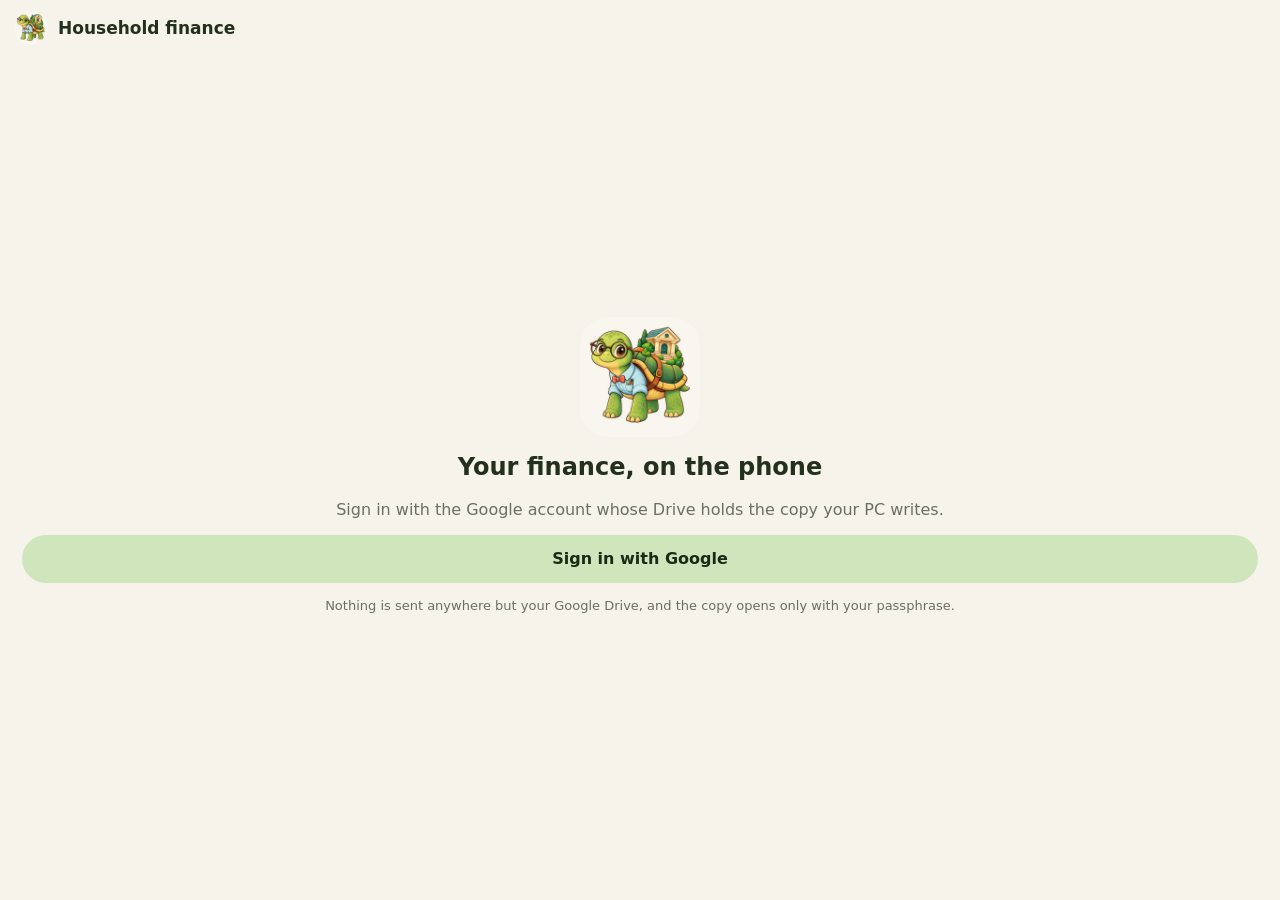
<file: index.html>
<!doctype html>
<html lang="en">
<head>
<meta charset="utf-8">
<meta name="viewport" content="width=device-width,initial-scale=1,viewport-fit=cover">
<meta name="theme-color" content="#f6f3ea" media="(prefers-color-scheme: light)">
<meta name="theme-color" content="#151a13" media="(prefers-color-scheme: dark)">
<meta name="referrer" content="no-referrer">
<!-- connect-src is the guard that matters: this page can only talk to Google's Drive API. -->
<meta http-equiv="Content-Security-Policy" content="default-src 'self'; script-src 'self' 'unsafe-inline' https://accounts.google.com; connect-src https://www.googleapis.com https://accounts.google.com; frame-src https://accounts.google.com; img-src 'self' data:; style-src 'self' 'unsafe-inline' https://accounts.google.com; worker-src 'self'">
<title>Household finance</title>
<link rel="manifest" href="manifest.webmanifest">
<link rel="icon" href="icon-192.png">
<link rel="apple-touch-icon" href="icon-192.png">
<link rel="stylesheet" href="app.css?v=16">
<script src="https://accounts.google.com/gsi/client" async></script>
<script>
  // If the app script cannot start (an old cached file, no connection), say so instead of showing a blank page.
  window.addEventListener("error", function (e) { window.__bootError = (e.message || "") + (e.filename ? " · " + e.filename.split("/").pop() : ""); });
  setTimeout(function () {
    if (window.__appStarted) return;
    document.getElementById("msg").textContent = "The app did not start" + (window.__bootError ? " (" + window.__bootError + ")" : "") +
      ". A new version may still be on its way: tap Reload, or close the app fully and open it again.";
    var r = document.getElementById("retry"); r.textContent = "Reload"; r.onclick = function () { location.reload(); };
    document.getElementById("resignin").hidden = true;
    document.getElementById("screen-msg").hidden = false;
  }, 6000);
</script>
<script type="module" src="app.js?v=16"></script>
</head>
<body>
<header class="top">
  <img id="turtle" src="icon-192.png" alt="" width="34" height="34">
  <div class="grow"><b>Household finance</b><div id="fresh" class="sub"></div></div>
  <button id="menu-btn" class="icon-btn" aria-label="More" hidden>⋯</button>
</header>

<main id="main">
  <section id="screen-start" class="gate" hidden>
    <img src="icon-512.png" alt="" width="120" height="120">
    <h1>Your finance, on the phone</h1>
    <p>Sign in with the Google account whose Drive holds the copy your PC writes.</p>
    <button id="signin" class="primary">Sign in with Google</button>
    <p class="fine">Nothing is sent anywhere but your Google Drive, and the copy opens only with your passphrase.</p>
  </section>
  <section id="screen-unlock" class="gate" hidden>
    <h1>Unlock</h1>
    <p>The passphrase you set on the PC under Settings → Phone.</p>
    <form id="unlock-form" autocomplete="off">
      <input id="pass" type="password" autocomplete="off" placeholder="Passphrase" required>
      <label class="check"><input id="remember" type="checkbox" checked> Remember on this phone for 30 days</label>
      <button id="unlock-btn" class="primary">Unlock</button>
    </form>
    <p id="unlock-msg" class="warn"></p>
  </section>
  <section id="screen-msg" class="gate" hidden>
    <p id="msg"></p>
    <button id="retry" class="primary">Try again</button>
    <button id="resignin" class="ghost">Sign in again</button>
  </section>
  <div id="views" hidden></div>
</main>

<nav id="tabbar" hidden></nav>
<div id="sheet-root"></div>
<div id="toast" role="status" hidden></div>
</body>
</html>
</file>
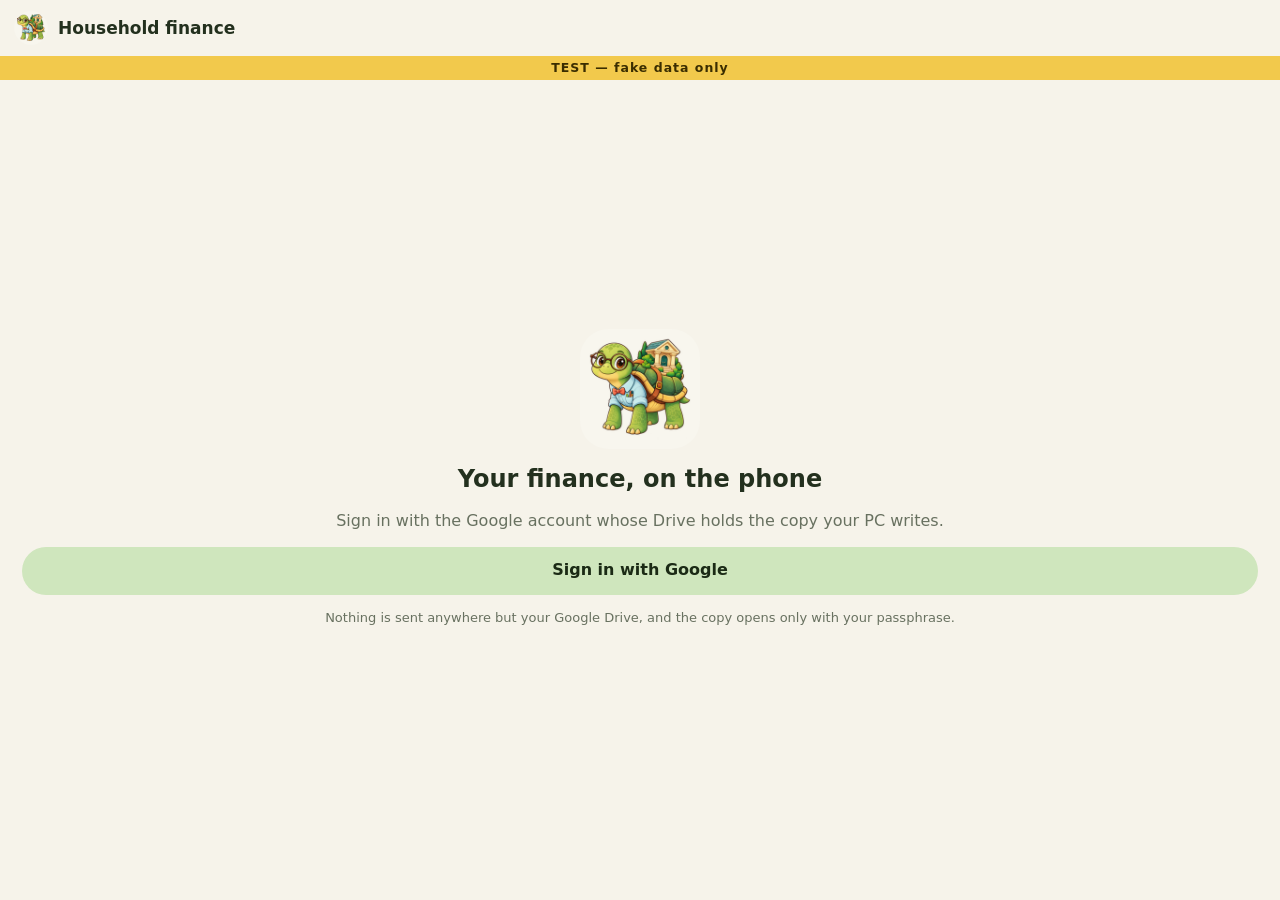
<file: beta/index.html>
<!doctype html>
<html lang="en">
<head>
<meta charset="utf-8">
<meta name="viewport" content="width=device-width,initial-scale=1,viewport-fit=cover">
<meta name="theme-color" content="#f6f3ea" media="(prefers-color-scheme: light)">
<meta name="theme-color" content="#151a13" media="(prefers-color-scheme: dark)">
<meta name="referrer" content="no-referrer">
<!-- connect-src is the guard that matters: this page can only talk to Google's Drive API. -->
<meta http-equiv="Content-Security-Policy" content="default-src 'self'; script-src 'self' 'unsafe-inline' https://accounts.google.com; connect-src https://www.googleapis.com https://accounts.google.com; frame-src https://accounts.google.com; img-src 'self' data:; style-src 'self' 'unsafe-inline' https://accounts.google.com; worker-src 'self'">
<title>Household finance</title>
<link rel="manifest" href="manifest.webmanifest">
<link rel="icon" href="icon-192.png">
<link rel="apple-touch-icon" href="icon-192.png">
<link rel="stylesheet" href="app.css?v=22">
<script src="https://accounts.google.com/gsi/client" async></script>
<script>
  // If the app script cannot start (an old cached file, no connection), say so instead of showing a blank page.
  window.addEventListener("error", function (e) { window.__bootError = (e.message || "") + (e.filename ? " · " + e.filename.split("/").pop() : ""); });
  setTimeout(function () {
    if (window.__appStarted) return;
    document.getElementById("msg").textContent = "The app did not start" + (window.__bootError ? " (" + window.__bootError + ")" : "") +
      ". A new version may still be on its way: tap Reload, or close the app fully and open it again.";
    var r = document.getElementById("retry"); r.textContent = "Reload"; r.onclick = function () { location.reload(); };
    document.getElementById("resignin").hidden = true;
    document.getElementById("screen-msg").hidden = false;
  }, 6000);
</script>
<script type="module" src="app.js?v=22"></script>
</head>
<body>
<header class="top">
  <img id="turtle" src="icon-192.png" alt="" width="34" height="34">
  <div class="grow"><b>Household finance</b><div id="fresh" class="sub"></div></div>
  <button id="menu-btn" class="icon-btn" aria-label="More" hidden>⋯</button>
</header>

<div id="sync-banner" hidden><span id="sync-text" class="grow"></span><button id="sync-send">Send</button></div>
<div id="profile-strip" hidden>TEST — fake data only</div>

<main id="main">
  <section id="screen-start" class="gate" hidden>
    <img src="icon-512.png" alt="" width="120" height="120">
    <h1>Your finance, on the phone</h1>
    <p>Sign in with the Google account whose Drive holds the copy your PC writes.</p>
    <button id="signin" class="primary">Sign in with Google</button>
    <p class="fine">Nothing is sent anywhere but your Google Drive, and the copy opens only with your passphrase.</p>
  </section>
  <section id="screen-unlock" class="gate" hidden>
    <h1>Unlock</h1>
    <p>The passphrase you set on the PC under Settings → Phone.</p>
    <form id="unlock-form" autocomplete="off">
      <input id="pass" type="password" autocomplete="off" placeholder="Passphrase" required>
      <label class="check"><input id="remember" type="checkbox" checked> Remember on this phone for 30 days</label>
      <button id="unlock-btn" class="primary">Unlock</button>
    </form>
    <p id="unlock-msg" class="warn"></p>
  </section>
  <section id="screen-msg" class="gate" hidden>
    <p id="msg"></p>
    <button id="retry" class="primary">Try again</button>
    <button id="resignin" class="ghost">Sign in again</button>
  </section>
  <div id="views" hidden></div>
</main>

<nav id="tabbar" hidden></nav>
<div id="sheet-root"></div>
<div id="toast" role="status" hidden></div>
</body>
</html>
</file>
<file: app.css>
/* Phone app (PLAN-44). One screen per tab; detail opens in a bottom sheet. Turtle-banker palette from the PC app. */
:root {
  --bg: #f6f3ea; --card: #fffdf7; --ink: #23301e; --muted: #687160; --line: #e6e0cc;
  --accent: #3f7a35; --accent-ink: #1e3a17; --accent-soft: #e6f1dc; --btn: #cfe6bd;
  --need: #3f7a35; --want: #e07b5c; --save: #3b7dd8; --left: #d9cc9c;
  --warn: #b4532a; --warn-soft: #f8e6dc; --good: #3f7a35;
  --band: #a9cdf3;   /* the planned range on bars: blue, so it never blends into the greens */
  --shadow: 0 1px 2px rgba(40, 50, 30, .06), 0 4px 14px rgba(40, 50, 30, .06);
  --r: 16px; --tab-h: 62px; --top-h: 56px;
  color-scheme: light;
}
@media (prefers-color-scheme: dark) {
  :root {
    --bg: #151a13; --card: #1e251b; --ink: #e8eedf; --muted: #a3ad98; --line: #2f3a2a;
    --accent: #a9d48f; --accent-ink: #e8f3de; --accent-soft: #263222; --btn: #a9d48f;
    --need: #8cc274; --want: #f0937a; --save: #78a9f0; --left: #8c8463;
    --warn: #f0a070; --warn-soft: #3a2519; --good: #a9d48f;
    --band: #3d6fae;
    --shadow: none; color-scheme: dark;
  }
}
* { box-sizing: border-box; -webkit-tap-highlight-color: transparent; }
[hidden] { display: none !important; }
html, body { margin: 0; height: 100%; background: var(--bg); color: var(--ink);
  font: 16px/1.4 system-ui, -apple-system, "Segoe UI", Roboto, Arial, sans-serif; }
body { display: flex; flex-direction: column; height: 100dvh; overflow: hidden; }
button { font: inherit; color: inherit; cursor: pointer; }
.num { font-variant-numeric: tabular-nums; }
.row > .num, .big.num, .mid.num { white-space: nowrap; }
bdi, .he { unicode-bidi: plaintext; }

/* ---- top bar ---- */
.top { display: flex; align-items: center; gap: 10px; height: calc(var(--top-h) + env(safe-area-inset-top, 0px));
  padding: env(safe-area-inset-top, 0px) max(14px, env(safe-area-inset-right, 0px)) 0 max(14px, env(safe-area-inset-left, 0px));
  background: var(--bg); flex: none; }
.top img { border-radius: 50%; background: var(--card); }
.top .grow { flex: 1; min-width: 0; line-height: 1.2; }
.top b { font-size: 17px; }
.sub { font-size: 12.5px; color: var(--muted); white-space: nowrap; overflow: hidden; text-overflow: ellipsis; }
.icon-btn { width: 44px; height: 44px; border-radius: 50%; border: 0; background: transparent; font-size: 22px; line-height: 1; }
.icon-btn:active { background: var(--accent-soft); }

/* ---- main area: each tab is one screen ---- */
main { flex: 1; min-height: 0; position: relative; }
#views { height: 100%; }
.view { height: 100%; overflow-y: auto; overscroll-behavior: contain;
  padding: 4px max(14px, env(safe-area-inset-right, 0px)) 16px max(14px, env(safe-area-inset-left, 0px));
  display: flex; flex-direction: column; gap: 12px; }
.view > * { flex: none; }

/* ---- bottom tab bar ---- */
#tabbar { flex: none; display: grid; grid-template-columns: repeat(5, 1fr);
  height: calc(var(--tab-h) + env(safe-area-inset-bottom, 0px)); padding-bottom: env(safe-area-inset-bottom, 0px);
  background: var(--card); border-top: 1px solid var(--line); }
#tabbar button { border: 0; background: none; display: flex; flex-direction: column; align-items: center; justify-content: center;
  gap: 2px; font-size: 11.5px; color: var(--muted); position: relative; min-height: 44px; }
#tabbar button svg { width: 24px; height: 24px; }
#tabbar button.on { color: var(--accent); font-weight: 700; }
#tabbar .badge { position: absolute; top: 6px; left: calc(50% + 6px); min-width: 18px; height: 18px; padding: 0 5px;
  border-radius: 9px; background: var(--warn); color: #fff; font-size: 11px; line-height: 18px; font-weight: 700; }

/* ---- cards and rows ---- */
.card { background: var(--card); border-radius: var(--r); box-shadow: var(--shadow); padding: 14px 16px;
  border: 1px solid var(--line); }
.card.tap { cursor: pointer; }
.card.tap:active { transform: scale(.99); }
.kicker { font-size: 12px; letter-spacing: .06em; text-transform: uppercase; color: var(--muted); font-weight: 700; }
.big { font-size: 30px; font-weight: 800; letter-spacing: -.01em; line-height: 1.1; }
.mid { font-size: 20px; font-weight: 700; }
.muted { color: var(--muted); }
.small { font-size: 13.5px; }
.row { display: flex; align-items: center; gap: 10px; min-height: 44px; }
.row .grow { flex: 1; min-width: 0; }
.row .t { white-space: nowrap; overflow: hidden; text-overflow: ellipsis; }
.list > .row + .row { border-top: 1px solid var(--line); }
.see-all { border: 0; background: none; color: var(--accent); font-weight: 700; padding: 10px 0 2px; min-height: 44px; }
.chips { display: flex; gap: 8px; flex-wrap: wrap; }
.chip { border: 1px solid var(--line); background: var(--card); border-radius: 999px; padding: 8px 12px; min-height: 40px;
  font-size: 14px; display: inline-flex; align-items: center; gap: 6px; }
.chip.warn { background: var(--warn-soft); border-color: transparent; color: var(--warn); font-weight: 700; }
.chip.on { background: var(--btn); border-color: transparent; color: #1b2a15; font-weight: 700; }
.pill { font-size: 12px; font-weight: 700; padding: 2px 8px; border-radius: 999px; background: var(--accent-soft); color: var(--accent); }
.pill.warn { background: var(--warn-soft); color: var(--warn); }
.bar { height: 8px; border-radius: 4px; background: var(--line); overflow: hidden; position: relative; }
.bar > i { position: absolute; inset: 0 auto 0 0; border-radius: 4px; background: var(--accent); }
.bar > b { position: absolute; top: -3px; bottom: -3px; width: 2px; background: var(--ink); opacity: .6; }
.split { display: grid; grid-template-columns: 1fr 1fr; gap: 8px 14px; }
.split .v { font-weight: 700; font-size: 17px; }
.dot { width: 10px; height: 10px; border-radius: 50%; flex: none; }

/* ---- buttons ---- */
.primary, .ghost { border-radius: 999px; padding: 12px 22px; font-weight: 700; min-height: 48px; }
.primary { border: 0; background: var(--btn); color: #1b2a15; }
.ghost { border: 1px solid var(--line); background: transparent; color: var(--accent); }
.primary:disabled { opacity: .5; }
.big-btn { width: 100%; min-height: 52px; border-radius: 14px; border: 1px solid var(--line); background: var(--card);
  font-weight: 700; text-align: left; padding: 10px 14px; }
.big-btn.suggest { background: var(--btn); border-color: transparent; color: #1b2a15; }

/* ---- tick boxes (routine) ---- */
.tick { width: 28px; height: 28px; border-radius: 8px; border: 2px solid var(--accent); background: transparent; flex: none;
  display: grid; place-items: center; color: #fff; font-size: 16px; padding: 0; }
.tick.done { background: var(--accent); }
.tick.auto { border-style: dashed; opacity: .55; }
.done-t { text-decoration: line-through; color: var(--muted); }

/* ---- the month switcher ---- */
.switcher { display: flex; align-items: center; justify-content: space-between; gap: 8px; }
.switcher .label { font-weight: 800; font-size: 18px; }
.arrow { width: 44px; height: 44px; border-radius: 50%; border: 1px solid var(--line); background: var(--card); font-size: 18px; }
.arrow:disabled { opacity: .35; }

/* ---- donut + legend ---- */
.donut-row { display: grid; grid-template-columns: 132px 1fr; gap: 14px; align-items: center; }
.donut-row > div:first-child svg { display: block; }
.donut-row svg[viewBox="0 0 132 132"] { width: 132px; height: 132px; }
.ring svg { width: 96px; height: 96px; }

/* ---- pots carousel ---- */
.pots { display: grid; grid-auto-flow: column; grid-auto-columns: 72%; gap: 10px; overflow-x: auto;
  scroll-snap-type: x mandatory; padding: 2px 2px 6px; margin: 0 -2px; scrollbar-width: none; }
.pots::-webkit-scrollbar { display: none; }
.pot { scroll-snap-align: start; }

/* ---- review card ---- */
.rv { display: flex; flex-direction: column; gap: 12px; }
.rv .desc { font-size: 20px; font-weight: 800; line-height: 1.25; }
.cat-grid { display: grid; grid-template-columns: 1fr 1fr; gap: 8px; }
.cat-grid .big-btn { font-size: 14.5px; min-height: 48px; }
.switch-row { display: flex; align-items: center; justify-content: space-between; gap: 10px; min-height: 44px; }

/* ---- sheets ---- */
.backdrop { position: fixed; inset: 0; background: rgba(15, 20, 12, .42); z-index: 20; animation: fade .18s ease-out; }
.sheet { position: fixed; left: 0; right: 0; bottom: 0; z-index: 21; max-height: 88dvh; display: flex; flex-direction: column;
  background: var(--bg); border-radius: 20px 20px 0 0; box-shadow: 0 -8px 30px rgba(0,0,0,.18);
  padding-bottom: env(safe-area-inset-bottom, 0px); animation: up .22s cubic-bezier(.2, .8, .2, 1); }
.sheet .grab { width: 40px; height: 5px; border-radius: 3px; background: var(--line); margin: 8px auto 2px; flex: none; }
.sheet header { display: flex; align-items: center; gap: 8px; padding: 4px 8px 8px 18px; flex: none; }
.sheet header h2 { flex: 1; margin: 0; font-size: 19px; min-width: 0; overflow: hidden; text-overflow: ellipsis; white-space: nowrap; }
.sheet .body { overflow-y: auto; overscroll-behavior: contain; padding: 0 16px 18px; display: flex; flex-direction: column; gap: 12px; }
@keyframes up { from { transform: translateY(100%); } to { transform: none; } }
@keyframes fade { from { opacity: 0; } to { opacity: 1; } }
@media (prefers-reduced-motion: reduce) { .sheet, .backdrop { animation: none; } }

/* ---- forms inside sheets ---- */
.field { display: flex; flex-direction: column; gap: 6px; }
.field label { font-size: 13.5px; color: var(--muted); font-weight: 700; }
input[type=number], input[type=search], input[type=password], input[type=text], input[type=date], select {
  font: inherit; font-size: 17px; padding: 12px 14px; border-radius: 12px; border: 1px solid var(--line);
  background: var(--card); color: var(--ink); width: 100%; min-height: 48px; }
input[type=range] { width: 100%; accent-color: var(--accent); height: 32px; }
.seg { display: grid; grid-auto-flow: column; grid-auto-columns: 1fr; gap: 4px; background: var(--card); border: 1px solid var(--line);
  border-radius: 12px; padding: 4px; }
.seg button { border: 0; background: transparent; border-radius: 9px; min-height: 40px; font-size: 14px; font-weight: 600; color: var(--muted); }
.seg button.on { background: var(--btn); color: #1b2a15; }
.answer { background: var(--accent-soft); border-radius: 14px; padding: 12px 14px; }

/* ---- gates (sign in / unlock / message) ---- */
.gate { height: 100%; overflow-y: auto; display: flex; flex-direction: column; justify-content: center; align-items: stretch;
  gap: 14px; padding: 16px max(22px, env(safe-area-inset-right, 0px)) 40px max(22px, env(safe-area-inset-left, 0px)); text-align: center; }
.gate img { align-self: center; border-radius: 28px; }
.gate h1 { font-size: 24px; margin: 0; }
.gate p { margin: 0; color: var(--muted); }
.gate .fine { font-size: 13px; }
.check { display: flex; gap: 8px; align-items: center; justify-content: center; font-size: 14px; color: var(--muted); }
.warn { color: var(--warn); }
#unlock-form { display: flex; flex-direction: column; gap: 12px; }

#toast { position: fixed; left: 14px; right: 14px; z-index: 30; bottom: calc(var(--tab-h) + env(safe-area-inset-bottom, 0px) + 10px);
  background: var(--ink); color: var(--bg); border-radius: 14px; padding: 12px 16px; font-size: 14.5px;
  display: flex; align-items: center; gap: 12px; }
#toast button { margin-left: auto; border: 0; background: none; color: var(--btn); font-weight: 800; min-height: 36px; }
.empty { text-align: center; color: var(--muted); padding: 28px 10px; display: flex; flex-direction: column; align-items: center; gap: 10px; }
.empty img { width: 84px; height: 84px; }

.says { display: -webkit-box; -webkit-line-clamp: 2; -webkit-box-orient: vertical; overflow: hidden; }
.chips.one-line { flex-wrap: nowrap; overflow-x: auto; scrollbar-width: none; margin-right: -16px; padding-right: 16px; }
.chips.one-line::-webkit-scrollbar { display: none; }
.chips.one-line .chip { flex: none; }
.nw { white-space: nowrap; }

/* PLAN-46: rows that open into the holdings behind them */
.xp-head { display: flex; align-items: center; gap: 8px; width: 100%; border: 0; background: none; color: inherit;
  font: inherit; text-align: left; padding: 6px 0; min-height: 44px; cursor: pointer; }
.xp-head .chev { color: var(--muted); transition: transform .15s; flex: none; }
.xp[data-open] > .xp-head .chev { transform: rotate(90deg); }
.xp-body { border-left: 3px solid var(--band); margin: 2px 0 8px 4px; padding: 2px 0 2px 10px; display: flex; flex-direction: column; gap: 8px; }
.xp-item .nm { font-weight: 700; font-size: 14px; }
.xp-item .why { font-size: 12.5px; color: var(--muted); line-height: 1.35; }
.bar > .band { position: absolute; top: 0; bottom: 0; background: var(--band); border-radius: 4px; }
.bar > .aim { position: absolute; top: -3px; bottom: -3px; width: 2px; margin-left: -1px; background: var(--ink); opacity: .55; }
.xp-head > .grow { flex: 1 1 auto; min-width: 0; }

/* PLAN-47: filling in what is missing */
.fill-form { display: flex; flex-direction: column; gap: 10px; }
.fill-form .two { display: grid; grid-template-columns: 1fr 1fr; gap: 10px; }
.links { display: flex; gap: 8px; flex-wrap: wrap; }
.links a { text-decoration: none; }
.sent-ok { color: var(--good); font-weight: 700; font-size: 13.5px; }
</file>
<file: beta/app.css>
/* Phone app (PLAN-44). One screen per tab; detail opens in a bottom sheet. Turtle-banker palette from the PC app. */
:root {
  --bg: #f6f3ea; --card: #fffdf7; --ink: #23301e; --muted: #687160; --line: #e6e0cc;
  --accent: #3f7a35; --accent-ink: #1e3a17; --accent-soft: #e6f1dc; --btn: #cfe6bd;
  --need: #3f7a35; --want: #e07b5c; --save: #3b7dd8; --left: #d9cc9c;
  --warn: #b4532a; --warn-soft: #f8e6dc; --good: #3f7a35;
  --band: #a9cdf3;   /* the planned range on bars: blue, so it never blends into the greens */
  --shadow: 0 1px 2px rgba(40, 50, 30, .06), 0 4px 14px rgba(40, 50, 30, .06);
  --r: 16px; --tab-h: 62px; --top-h: 56px;
  color-scheme: light;
}
@media (prefers-color-scheme: dark) {
  :root {
    --bg: #151a13; --card: #1e251b; --ink: #e8eedf; --muted: #a3ad98; --line: #2f3a2a;
    --accent: #a9d48f; --accent-ink: #e8f3de; --accent-soft: #263222; --btn: #a9d48f;
    --need: #8cc274; --want: #f0937a; --save: #78a9f0; --left: #8c8463;
    --warn: #f0a070; --warn-soft: #3a2519; --good: #a9d48f;
    --band: #3d6fae;
    --shadow: none; color-scheme: dark;
  }
}
* { box-sizing: border-box; -webkit-tap-highlight-color: transparent; }
[hidden] { display: none !important; }
html, body { margin: 0; height: 100%; background: var(--bg); color: var(--ink);
  font: 16px/1.4 system-ui, -apple-system, "Segoe UI", Roboto, Arial, sans-serif; }
body { display: flex; flex-direction: column; height: 100dvh; overflow: hidden; }
button { font: inherit; color: inherit; cursor: pointer; }
.num { font-variant-numeric: tabular-nums; }
.row > .num, .big.num, .mid.num { white-space: nowrap; }
bdi, .he { unicode-bidi: plaintext; }

/* ---- top bar ---- */
.top { display: flex; align-items: center; gap: 10px; height: calc(var(--top-h) + env(safe-area-inset-top, 0px));
  padding: env(safe-area-inset-top, 0px) max(14px, env(safe-area-inset-right, 0px)) 0 max(14px, env(safe-area-inset-left, 0px));
  background: var(--bg); flex: none; }
.top img { border-radius: 50%; background: var(--card); }
.top .grow { flex: 1; min-width: 0; line-height: 1.2; }
.top b { font-size: 17px; }
.sub { font-size: 12.5px; color: var(--muted); white-space: nowrap; overflow: hidden; text-overflow: ellipsis; }
.icon-btn { width: 44px; height: 44px; border-radius: 50%; border: 0; background: transparent; font-size: 22px; line-height: 1; }
.icon-btn:active { background: var(--accent-soft); }

/* ---- receipts (PLAN-56) ---- */
.entry { border-bottom: 1px solid var(--line); padding: 8px 0; display: flex; flex-direction: column; gap: 2px; }
.entry-top { display: flex; justify-content: space-between; align-items: center; gap: 8px; }
.state { font-size: 12px; font-weight: 800; padding: 2px 10px; border-radius: 10px; background: var(--accent-soft); color: var(--accent-ink); }
.state-waiting { background: var(--warn-soft); color: var(--warn); }
.state-refused { background: var(--warn); color: #fff; }

/* ---- what waits on the phone (PLAN-55) ---- */
#sync-banner { flex: none; display: flex; align-items: center; gap: 10px; padding: 6px 14px; background: var(--warn-soft);
  color: var(--ink); font-size: 13.5px; font-weight: 600; }
#sync-banner .grow { flex: 1; min-width: 0; }
#sync-banner button { border: 0; border-radius: 14px; background: var(--accent); color: #fff; padding: 6px 16px; font-weight: 700; min-height: 32px; }

/* ---- the beta / test profile strip (PLAN-52) ---- */
#profile-strip { flex: none; text-align: center; font-size: 12.5px; font-weight: 800; letter-spacing: .08em; padding: 3px 8px;
  background: #f2c94c; color: #3a2d00; }

/* ---- main area: each tab is one screen ---- */
main { flex: 1; min-height: 0; position: relative; }
#views { height: 100%; }
.view { height: 100%; overflow-y: auto; overscroll-behavior: contain;
  padding: 4px max(14px, env(safe-area-inset-right, 0px)) 16px max(14px, env(safe-area-inset-left, 0px));
  display: flex; flex-direction: column; gap: 12px; }
.view > * { flex: none; }

/* ---- bottom tab bar ---- */
#tabbar { flex: none; display: grid; grid-template-columns: repeat(5, 1fr);
  height: calc(var(--tab-h) + env(safe-area-inset-bottom, 0px)); padding-bottom: env(safe-area-inset-bottom, 0px);
  background: var(--card); border-top: 1px solid var(--line); }
#tabbar button { border: 0; background: none; display: flex; flex-direction: column; align-items: center; justify-content: center;
  gap: 2px; font-size: 11.5px; color: var(--muted); position: relative; min-height: 44px; }
#tabbar button svg { width: 24px; height: 24px; }
#tabbar button.on { color: var(--accent); font-weight: 700; }
#tabbar .badge { position: absolute; top: 6px; left: calc(50% + 6px); min-width: 18px; height: 18px; padding: 0 5px;
  border-radius: 9px; background: var(--warn); color: #fff; font-size: 11px; line-height: 18px; font-weight: 700; }

/* ---- cards and rows ---- */
.card { background: var(--card); border-radius: var(--r); box-shadow: var(--shadow); padding: 14px 16px;
  border: 1px solid var(--line); }
.card.tap { cursor: pointer; }
.card.tap:active { transform: scale(.99); }
.kicker { font-size: 12px; letter-spacing: .06em; text-transform: uppercase; color: var(--muted); font-weight: 700; }
.big { font-size: 30px; font-weight: 800; letter-spacing: -.01em; line-height: 1.1; }
.mid { font-size: 20px; font-weight: 700; }
.muted { color: var(--muted); }
.small { font-size: 13.5px; }
.row { display: flex; align-items: center; gap: 10px; min-height: 44px; }
.row .grow { flex: 1; min-width: 0; }
.row .t { white-space: nowrap; overflow: hidden; text-overflow: ellipsis; }
.list > .row + .row { border-top: 1px solid var(--line); }
.see-all { border: 0; background: none; color: var(--accent); font-weight: 700; padding: 10px 0 2px; min-height: 44px; }
.chips { display: flex; gap: 8px; flex-wrap: wrap; }
.chip { border: 1px solid var(--line); background: var(--card); border-radius: 999px; padding: 8px 12px; min-height: 40px;
  font-size: 14px; display: inline-flex; align-items: center; gap: 6px; }
.chip.warn { background: var(--warn-soft); border-color: transparent; color: var(--warn); font-weight: 700; }
.chip.on { background: var(--btn); border-color: transparent; color: #1b2a15; font-weight: 700; }
.pill { font-size: 12px; font-weight: 700; padding: 2px 8px; border-radius: 999px; background: var(--accent-soft); color: var(--accent); }
.pill.warn { background: var(--warn-soft); color: var(--warn); }
.bar { height: 8px; border-radius: 4px; background: var(--line); overflow: hidden; position: relative; }
.bar > i { position: absolute; inset: 0 auto 0 0; border-radius: 4px; background: var(--accent); }
.bar > b { position: absolute; top: -3px; bottom: -3px; width: 2px; background: var(--ink); opacity: .6; }
.split { display: grid; grid-template-columns: 1fr 1fr; gap: 8px 14px; }
.split .v { font-weight: 700; font-size: 17px; }
.dot { width: 10px; height: 10px; border-radius: 50%; flex: none; }

/* ---- buttons ---- */
.primary, .ghost { border-radius: 999px; padding: 12px 22px; font-weight: 700; min-height: 48px; }
.primary { border: 0; background: var(--btn); color: #1b2a15; }
.ghost { border: 1px solid var(--line); background: transparent; color: var(--accent); }
.primary:disabled { opacity: .5; }
.big-btn { width: 100%; min-height: 52px; border-radius: 14px; border: 1px solid var(--line); background: var(--card);
  font-weight: 700; text-align: left; padding: 10px 14px; }
.big-btn.suggest { background: var(--btn); border-color: transparent; color: #1b2a15; }

/* ---- tick boxes (routine) ---- */
.tick { width: 28px; height: 28px; border-radius: 8px; border: 2px solid var(--accent); background: transparent; flex: none;
  display: grid; place-items: center; color: #fff; font-size: 16px; padding: 0; }
.tick.done { background: var(--accent); }
.tick.auto { border-style: dashed; opacity: .55; }
.done-t { text-decoration: line-through; color: var(--muted); }

/* ---- the month switcher ---- */
.switcher { display: flex; align-items: center; justify-content: space-between; gap: 8px; }
.switcher .label { font-weight: 800; font-size: 18px; }
.arrow { width: 44px; height: 44px; border-radius: 50%; border: 1px solid var(--line); background: var(--card); font-size: 18px; }
.arrow:disabled { opacity: .35; }

/* ---- donut + legend ---- */
.donut-row { display: grid; grid-template-columns: 132px 1fr; gap: 14px; align-items: center; }
.donut-row > div:first-child svg { display: block; }
.donut-row svg[viewBox="0 0 132 132"] { width: 132px; height: 132px; }
.ring svg { width: 96px; height: 96px; }

/* ---- pots carousel ---- */
.pots { display: grid; grid-auto-flow: column; grid-auto-columns: 72%; gap: 10px; overflow-x: auto;
  scroll-snap-type: x mandatory; padding: 2px 2px 6px; margin: 0 -2px; scrollbar-width: none; }
.pots::-webkit-scrollbar { display: none; }
.pot { scroll-snap-align: start; }

/* ---- review card ---- */
.rv { display: flex; flex-direction: column; gap: 12px; }
.rv .desc { font-size: 20px; font-weight: 800; line-height: 1.25; }
.cat-grid { display: grid; grid-template-columns: 1fr 1fr; gap: 8px; }
.cat-grid .big-btn { font-size: 14.5px; min-height: 48px; }
.switch-row { display: flex; align-items: center; justify-content: space-between; gap: 10px; min-height: 44px; }

/* ---- sheets ---- */
.backdrop { position: fixed; inset: 0; background: rgba(15, 20, 12, .42); z-index: 20; animation: fade .18s ease-out; }
.sheet { position: fixed; left: 0; right: 0; bottom: 0; z-index: 21; max-height: 88dvh; display: flex; flex-direction: column;
  background: var(--bg); border-radius: 20px 20px 0 0; box-shadow: 0 -8px 30px rgba(0,0,0,.18);
  padding-bottom: env(safe-area-inset-bottom, 0px); animation: up .22s cubic-bezier(.2, .8, .2, 1); }
.sheet .grab { width: 40px; height: 5px; border-radius: 3px; background: var(--line); margin: 8px auto 2px; flex: none; }
.sheet header { display: flex; align-items: center; gap: 8px; padding: 4px 8px 8px 18px; flex: none; }
.sheet header h2 { flex: 1; margin: 0; font-size: 19px; min-width: 0; overflow: hidden; text-overflow: ellipsis; white-space: nowrap; }
.sheet .body { overflow-y: auto; overscroll-behavior: contain; padding: 0 16px 18px; display: flex; flex-direction: column; gap: 12px; }
@keyframes up { from { transform: translateY(100%); } to { transform: none; } }
@keyframes fade { from { opacity: 0; } to { opacity: 1; } }
@media (prefers-reduced-motion: reduce) { .sheet, .backdrop { animation: none; } }

/* ---- forms inside sheets ---- */
.field { display: flex; flex-direction: column; gap: 6px; }
.field label { font-size: 13.5px; color: var(--muted); font-weight: 700; }
input[type=number], input[type=search], input[type=password], input[type=text], input[type=date], select {
  font: inherit; font-size: 17px; padding: 12px 14px; border-radius: 12px; border: 1px solid var(--line);
  background: var(--card); color: var(--ink); width: 100%; min-height: 48px; }
input[type=range] { width: 100%; accent-color: var(--accent); height: 32px; }
.seg { display: grid; grid-auto-flow: column; grid-auto-columns: 1fr; gap: 4px; background: var(--card); border: 1px solid var(--line);
  border-radius: 12px; padding: 4px; }
.seg button { border: 0; background: transparent; border-radius: 9px; min-height: 40px; font-size: 14px; font-weight: 600; color: var(--muted); }
.seg button.on { background: var(--btn); color: #1b2a15; }
.answer { background: var(--accent-soft); border-radius: 14px; padding: 12px 14px; }

/* ---- gates (sign in / unlock / message) ---- */
.gate { height: 100%; overflow-y: auto; display: flex; flex-direction: column; justify-content: center; align-items: stretch;
  gap: 14px; padding: 16px max(22px, env(safe-area-inset-right, 0px)) 40px max(22px, env(safe-area-inset-left, 0px)); text-align: center; }
.gate img { align-self: center; border-radius: 28px; }
.gate h1 { font-size: 24px; margin: 0; }
.gate p { margin: 0; color: var(--muted); }
.gate .fine { font-size: 13px; }
.check { display: flex; gap: 8px; align-items: center; justify-content: center; font-size: 14px; color: var(--muted); }
.warn { color: var(--warn); }
#unlock-form { display: flex; flex-direction: column; gap: 12px; }

#toast { position: fixed; left: 14px; right: 14px; z-index: 30; bottom: calc(var(--tab-h) + env(safe-area-inset-bottom, 0px) + 10px);
  background: var(--ink); color: var(--bg); border-radius: 14px; padding: 12px 16px; font-size: 14.5px;
  display: flex; align-items: center; gap: 12px; }
#toast button { margin-left: auto; border: 0; background: none; color: var(--btn); font-weight: 800; min-height: 36px; }
.empty { text-align: center; color: var(--muted); padding: 28px 10px; display: flex; flex-direction: column; align-items: center; gap: 10px; }
.empty img { width: 84px; height: 84px; }

.says { display: -webkit-box; -webkit-line-clamp: 2; -webkit-box-orient: vertical; overflow: hidden; }
.chips.one-line { flex-wrap: nowrap; overflow-x: auto; scrollbar-width: none; margin-right: -16px; padding-right: 16px; }
.chips.one-line::-webkit-scrollbar { display: none; }
.chips.one-line .chip { flex: none; }
.nw { white-space: nowrap; }

/* PLAN-46: rows that open into the holdings behind them */
.xp-head { display: flex; align-items: center; gap: 8px; width: 100%; border: 0; background: none; color: inherit;
  font: inherit; text-align: left; padding: 6px 0; min-height: 44px; cursor: pointer; }
.xp-head .chev { color: var(--muted); transition: transform .15s; flex: none; }
.xp[data-open] > .xp-head .chev { transform: rotate(90deg); }
.xp-body { border-left: 3px solid var(--band); margin: 2px 0 8px 4px; padding: 2px 0 2px 10px; display: flex; flex-direction: column; gap: 8px; }
.xp-item .nm { font-weight: 700; font-size: 14px; }
.xp-item .why { font-size: 12.5px; color: var(--muted); line-height: 1.35; }
.bar > .band { position: absolute; top: 0; bottom: 0; background: var(--band); border-radius: 4px; }
.bar > .aim { position: absolute; top: -3px; bottom: -3px; width: 2px; margin-left: -1px; background: var(--ink); opacity: .55; }
.xp-head > .grow { flex: 1 1 auto; min-width: 0; }

/* PLAN-47: filling in what is missing */
.fill-form { display: flex; flex-direction: column; gap: 10px; }
.fill-form .two { display: grid; grid-template-columns: 1fr 1fr; gap: 10px; }
.links { display: flex; gap: 8px; flex-wrap: wrap; }
.links a { text-decoration: none; }
.sent-ok { color: var(--good); font-weight: 700; font-size: 13.5px; }
</file>
